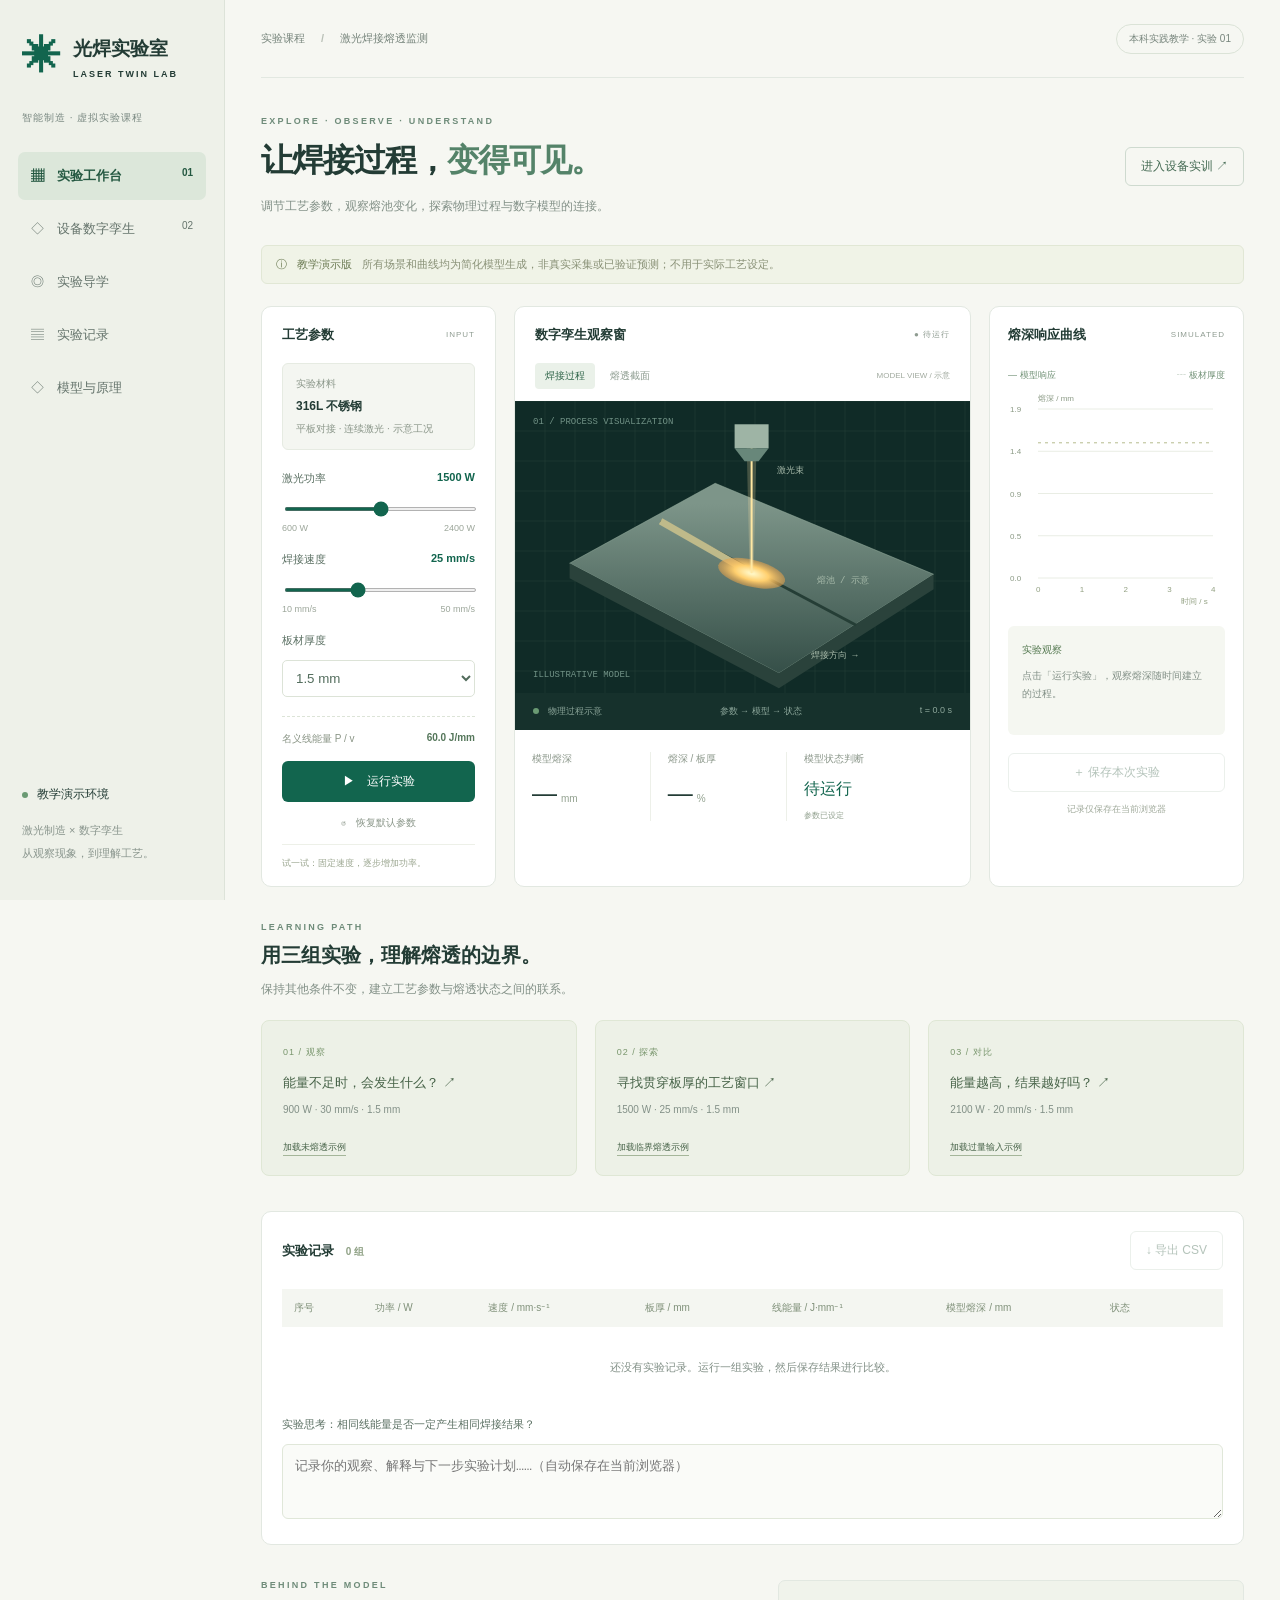
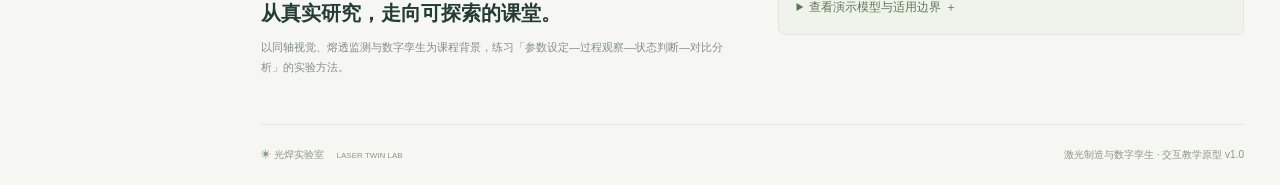
<file: index.html>
<!doctype html><html lang="zh-CN"><head><meta charset="utf-8"><meta name="viewport" content="width=device-width,initial-scale=1"><title>光焊实验室 | 激光制造 × 数字孪生</title><meta name="description" content="通过交互实验探索激光焊接工艺参数与熔透状态的关系。"><link rel="stylesheet" href="style.css"></head><body>
<aside><a class="brand" href="#"><span class="logo">✳</span><div>光焊实验室<small>LASER TWIN LAB</small></div></a><div class="course">智能制造 · 虚拟实验课程</div><nav><a href="#workspace" class="active">▦　实验工作台 <span>01</span></a><a href="twin/">◇　设备数字孪生 <span>02</span></a><a href="#guide">◎　实验导学</a><a href="#records">▤　实验记录</a><a href="#principle">◇　模型与原理</a></nav><div class="sidebottom"><span class="dot"></span> 教学演示环境<br><small>激光制造 × 数字孪生<br>从观察现象，到理解工艺。</small></div></aside>
<main><header><div>实验课程 <b>/</b> 激光焊接熔透监测</div><span class="pill">本科实践教学 · 实验 01</span></header><section class="intro"><div><div class="eyebrow">EXPLORE · OBSERVE · UNDERSTAND</div><h1>让焊接过程，<em>变得可见。</em></h1><p>调节工艺参数，观察熔池变化，探索物理过程与数字模型的连接。</p></div><a class="outline" href="twin/">进入设备实训 ↗</a></section>
<div class="notice"><span>ⓘ</span> 教学演示版 <i>所有场景和曲线均为简化模型生成，非真实采集或已验证预测；不用于实际工艺设定。</i></div>
<section id="workspace" class="workspace"><div class="card controls"><div class="heading"><h2>工艺参数</h2><span>INPUT</span></div><div class="material"><span>实验材料</span><strong>316L 不锈钢</strong><small>平板对接 · 连续激光 · 示意工况</small></div><label for="power">激光功率 <output id="powerValue"></output></label><input id="power" type="range" min="600" max="2400" step="50" value="1500"><div class="range"><span>600 W</span><span>2400 W</span></div><label for="speed">焊接速度 <output id="speedValue"></output></label><input id="speed" type="range" min="10" max="50" step="1" value="25"><div class="range"><span>10 mm/s</span><span>50 mm/s</span></div><label for="thickness">板材厚度</label><select id="thickness"><option value="1">1.0 mm</option><option value="1.5" selected>1.5 mm</option><option value="2">2.0 mm</option></select><div class="energy"><span>名义线能量 P / v</span><strong id="energy"></strong></div><button class="primary" id="run">▶　运行实验</button><button class="plain" id="reset">↺　恢复默认参数</button><div class="hint">试一试：固定速度，逐步增加功率。</div></div>
<div class="card visual"><div class="heading"><h2>数字孪生观察窗</h2><span id="live">● 待运行</span></div><div class="visualtabs"><button class="selected" data-mode="scene">焊接过程</button><button data-mode="section">熔透截面</button><span>MODEL VIEW / 示意</span></div><canvas id="scene" aria-label="激光焊接过程与截面示意图"></canvas><div class="scenefoot"><span><b class="dot"></b> 物理过程示意</span><span>参数 → 模型 → 状态</span><span id="time">t = 0.0 s</span></div><div class="metrics"><div><small>模型熔深</small><strong id="depth">—</strong><span>mm</span></div><div><small>熔深 / 板厚</small><strong id="ratio">—</strong><span>%</span></div><div><small>模型状态判断</small><strong class="status" id="state">待运行</strong><span id="statehint">运行后查看结果</span></div></div></div>
<div class="card signal"><div class="heading"><h2>熔深响应曲线</h2><span>SIMULATED</span></div><div class="legend"><span>— 模型响应</span><span>┄ 板材厚度</span></div><canvas id="chart" aria-label="模型熔深随时间的响应曲线"></canvas><div class="insight"><span>实验观察</span><p id="insight">点击「运行实验」，观察熔深随时间建立的过程。</p></div><button id="save" class="outline" disabled>＋ 保存本次实验</button><p class="localnote">记录仅保存在当前浏览器</p></div></section>
<section id="guide" class="guide"><div class="sectiontitle"><div class="eyebrow">LEARNING PATH</div><h2>用三组实验，理解熔透的边界。</h2><p>保持其他条件不变，建立工艺参数与熔透状态之间的联系。</p></div><div class="tasks"><button data-preset="0"><span>01 / 观察</span><h3>能量不足时，会发生什么？ ↗</h3><p>900 W · 30 mm/s · 1.5 mm</p><small>加载未熔透示例</small></button><button data-preset="1"><span>02 / 探索</span><h3>寻找贯穿板厚的工艺窗口 ↗</h3><p>1500 W · 25 mm/s · 1.5 mm</p><small>加载临界熔透示例</small></button><button data-preset="2"><span>03 / 对比</span><h3>能量越高，结果越好吗？ ↗</h3><p>2100 W · 20 mm/s · 1.5 mm</p><small>加载过量输入示例</small></button></div></section>
<section id="records" class="card records"><div class="heading"><h2>实验记录 <span id="count">0 组</span></h2><button id="export" class="outline">↓ 导出 CSV</button></div><div class="tablewrap"><table><thead><tr><th>序号</th><th>功率 / W</th><th>速度 / mm·s⁻¹</th><th>板厚 / mm</th><th>线能量 / J·mm⁻¹</th><th>模型熔深 / mm</th><th>状态</th><th></th></tr></thead><tbody id="rows"></tbody></table></div><p class="empty" id="empty">还没有实验记录。运行一组实验，然后保存结果进行比较。</p><label for="reflection">实验思考：相同线能量是否一定产生相同焊接结果？</label><textarea id="reflection" placeholder="记录你的观察、解释与下一步实验计划……（自动保存在当前浏览器）"></textarea></section>
<section id="principle" class="principle"><div><div class="eyebrow">BEHIND THE MODEL</div><h2>从真实研究，走向可探索的课堂。</h2><p>以同轴视觉、熔透监测与数字孪生为课程背景，练习「参数设定—过程观察—状态判断—对比分析」的实验方法。</p></div><details><summary>查看演示模型与适用边界 ＋</summary><p>名义线能量 E = P / v；演示稳态熔深 d = 0.025E（mm），响应 d(t) = d[1 − exp(−t/0.55)]。系数为界面教学设定，未经材料实验标定。</p><p>d/h &lt; 0.9：未熔透；0.9–1.1：临界熔透区；&gt; 1.1：过量输入示意。该划分仅用于教学互动，并非真实质量判据。显示的模型熔深可以超过板厚，用于表达能量余量。</p><p>当前为数字孪生教学原型，无设备连接、真实视觉图像或 GP 模型。接入实测数据并校准模型后，才能研究预测误差与虚实同步。真实焊接还受吸收率、焦点位置、光斑、材料与保护气等因素影响。</p></details></section><footer><span>✳ 光焊实验室 <small>LASER TWIN LAB</small></span><span>激光制造与数字孪生 · 交互教学原型 v1.0</span></footer></main><div id="toast" role="status"></div><script src="app.js"></script></body></html>
</file>
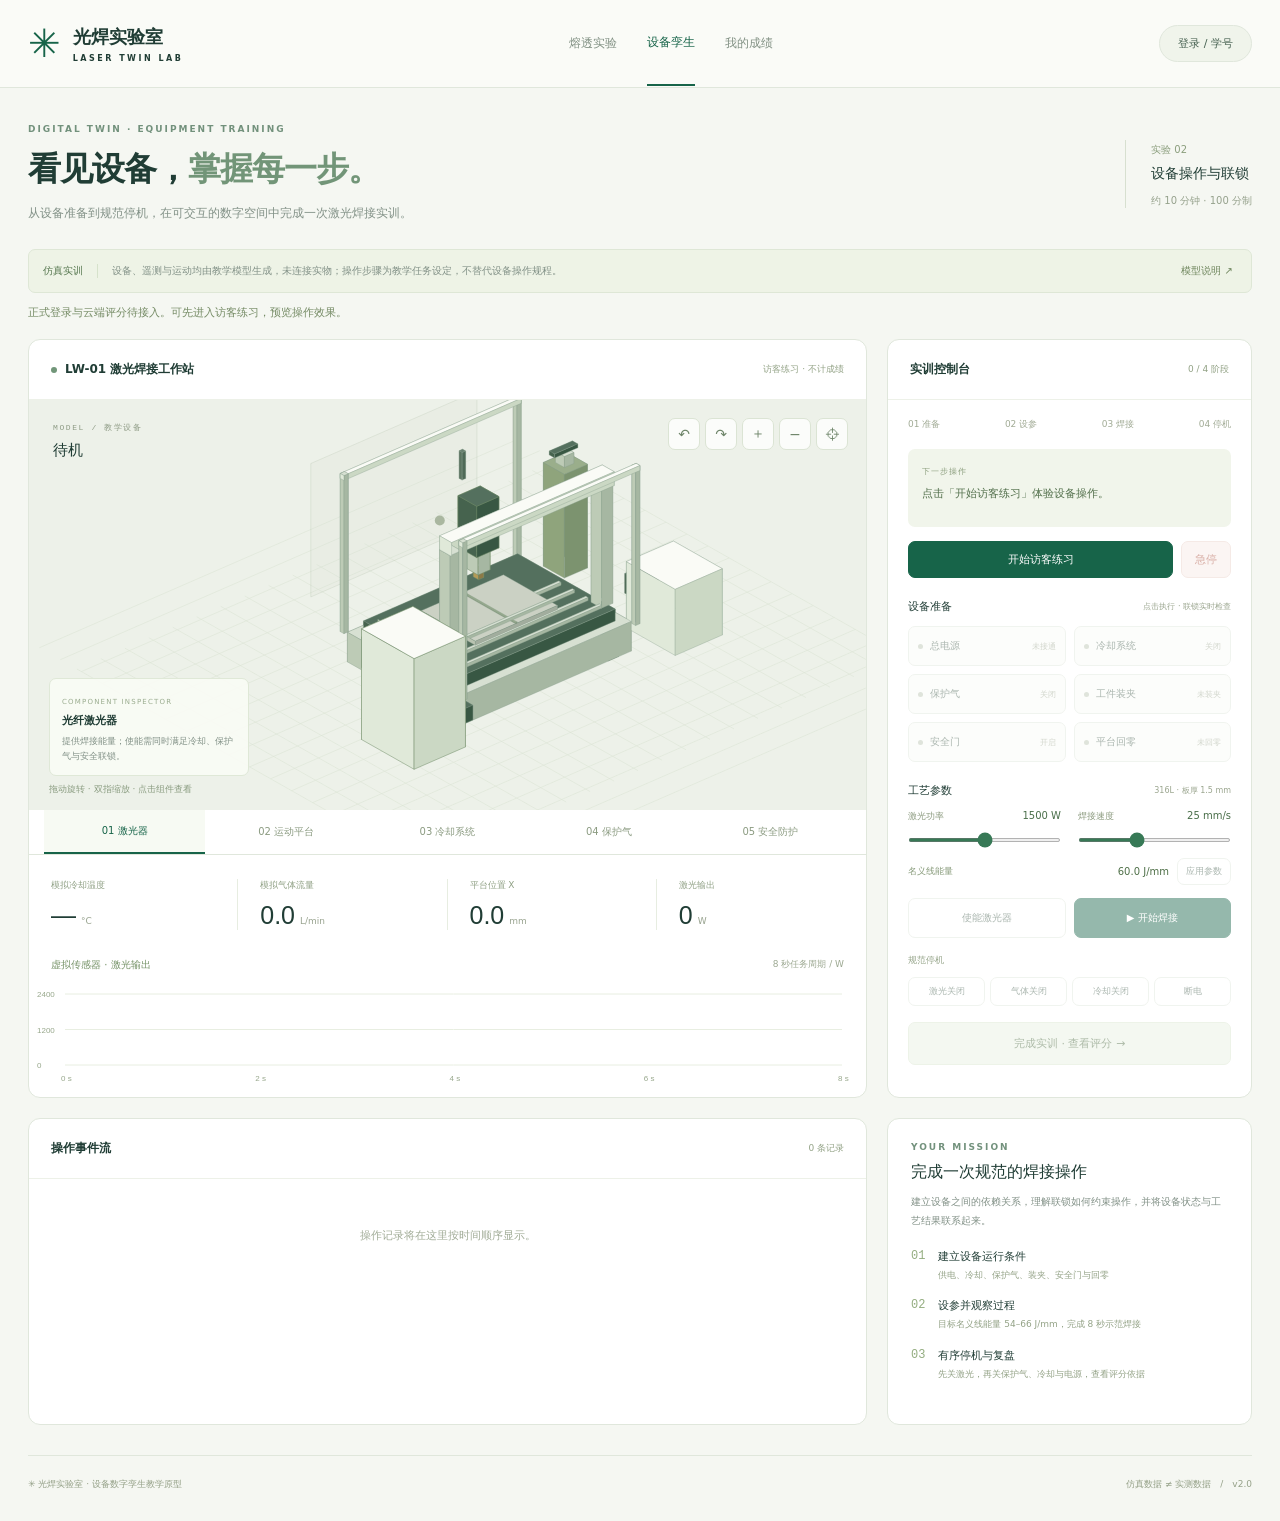
<file: twin/index.html>
<!doctype html><html lang="zh-CN"><head><meta charset="utf-8"><meta name="viewport" content="width=device-width,initial-scale=1,viewport-fit=cover"><meta name="theme-color" content="#f4f6f1"><title>设备数字孪生实训 · 光焊实验室</title><link rel="stylesheet" href="style.css"></head><body>
<header><a class="brand" href="../"><b>✳</b><span>光焊实验室<small>LASER TWIN LAB</small></span></a><nav><a href="../">熔透实验</a><a class="active" href="#">设备孪生</a><button id="historyBtn">我的成绩</button></nav><button id="loginBtn" class="account">登录 / 学号</button></header>
<main><section class="hero"><div><div class="eyebrow">DIGITAL TWIN · EQUIPMENT TRAINING</div><h1>看见设备，<em>掌握每一步。</em></h1><p>从设备准备到规范停机，在可交互的数字空间中完成一次激光焊接实训。</p></div><div class="coursemark"><span>实验 02</span><strong>设备操作与联锁</strong><small>约 10 分钟 · 100 分制</small></div></section>
<div class="notice"><span class="badge">仿真实训</span><p>设备、遥测与运动均由教学模型生成，未连接实物；操作步骤为教学任务设定，不替代设备操作规程。</p><button id="modelBtn">模型说明 ↗</button></div>
<div id="connection" class="connection">正式登录与云端评分待接入。可先进入访客练习，预览操作效果。</div>
<section class="workbench"><div class="scene-panel"><div class="panelhead"><div><span class="dot"></span><b>LW-01 激光焊接工作站</b></div><span id="modeLabel">访客预览</span></div><div class="scenearea"><canvas id="equipment" aria-label="可旋转的激光焊接设备三维示意图"></canvas><div class="scene-overlay"><span>MODEL / 教学设备</span><strong id="machineStatus">待机</strong></div><div class="viewtools"><button id="rotateLeft" aria-label="向左旋转">↶</button><button id="rotateRight" aria-label="向右旋转">↷</button><button id="zoomIn" aria-label="放大">＋</button><button id="zoomOut" aria-label="缩小">−</button><button id="viewReset" aria-label="重置视角">⌖</button></div><div class="viewhint">拖动旋转 · 双指缩放 · 点击组件查看</div><div class="part-card"><small>COMPONENT INSPECTOR</small><strong id="partTitle">激光焊接工作站</strong><p id="partDescription">点击下方组件名称，了解设备之间的协作关系。</p></div></div><div class="parts" id="parts"><button data-part="laser" class="selected">01 激光器</button><button data-part="platform">02 运动平台</button><button data-part="coolant">03 冷却系统</button><button data-part="gas">04 保护气</button><button data-part="door">05 安全防护</button></div><div class="telemetry"><div><span>模拟冷却温度</span><strong id="temp">—</strong><small>°C</small></div><div><span>模拟气体流量</span><strong id="flow">0.0</strong><small>L/min</small></div><div><span>平台位置 X</span><strong id="pos">0.0</strong><small>mm</small></div><div><span>激光输出</span><strong id="output">0</strong><small>W</small></div></div><div class="charthead"><b>虚拟传感器 · 激光输出</b><span>8 秒任务周期 / W</span></div><canvas id="signal" aria-label="模拟激光功率随时间曲线"></canvas></div>
<aside class="control-panel"><div class="panelhead"><b>实训控制台</b><span id="progressText">0 / 4 阶段</span></div><div class="stages"><span id="stage1">01 准备</span><span id="stage2">02 设参</span><span id="stage3">03 焊接</span><span id="stage4">04 停机</span></div><div class="instruction"><small>下一步操作</small><p id="next">点击「开始访客练习」体验设备操作。</p></div><div class="startrow"><button class="primary" id="startBtn">开始访客练习</button><button class="emergency" id="emergencyBtn" disabled>急停</button></div><div class="sectionlabel">设备准备 <small>点击执行 · 联锁实时检查</small></div><div class="switches"><button data-action="power"><i></i><span>总电源</span><small id="powerState">未接通</small></button><button data-action="coolant"><i></i><span>冷却系统</span><small id="coolantState">关闭</small></button><button data-action="gas"><i></i><span>保护气</span><small id="gasState">关闭</small></button><button data-action="clamp"><i></i><span>工件装夹</span><small id="clampState">未装夹</small></button><button data-action="door"><i></i><span>安全门</span><small id="doorState">开启</small></button><button data-action="home"><i></i><span>平台回零</span><small id="homeState">未回零</small></button></div><div class="sectionlabel">工艺参数 <small>316L · 板厚 1.5 mm</small></div><div class="params"><label>激光功率 <output id="pText">1500 W</output><input id="p" type="range" min="600" max="2400" step="50" value="1500"></label><label>焊接速度 <output id="vText">25 mm/s</output><input id="v" type="range" min="10" max="50" value="25"></label></div><div class="energy"><span>名义线能量</span><b id="energy">60.0 J/mm</b><button data-action="parameters">应用参数</button></div><div class="operation"><button data-action="laser">使能激光器</button><button data-action="weld" class="primary">▶ 开始焊接</button></div><button id="resetEmergency" hidden>解除急停</button><div class="shutdown"><span>规范停机</span><button data-action="laserOff">激光关闭</button><button data-action="gasOff">气体关闭</button><button data-action="coolantOff">冷却关闭</button><button data-action="powerOff">断电</button></div><button class="submit" id="submitBtn" disabled>完成实训 · 查看评分 →</button></aside></section>
<section class="lower"><div class="card"><div class="panelhead"><b>操作事件流</b><span id="eventCount">等待开始</span></div><div id="events" class="events"><div class="empty">操作记录将在这里按时间顺序显示。</div></div></div><div class="card goals"><div class="eyebrow">YOUR MISSION</div><h2>完成一次规范的焊接操作</h2><p>建立设备之间的依赖关系，理解联锁如何约束操作，并将设备状态与工艺结果联系起来。</p><div class="goal"><span>01</span><div><b>建立设备运行条件</b><small>供电、冷却、保护气、装夹、安全门与回零</small></div></div><div class="goal"><span>02</span><div><b>设参并观察过程</b><small>目标名义线能量 54–66 J/mm，完成 8 秒示范焊接</small></div></div><div class="goal"><span>03</span><div><b>有序停机与复盘</b><small>先关激光，再关保护气、冷却与电源，查看评分依据</small></div></div></div></section>
<footer><span>✳ 光焊实验室 · 设备数字孪生教学原型</span><span>仿真数据 ≠ 实测数据　/　v2.0</span></footer></main><div id="toast" role="status" aria-live="polite"></div>
<dialog id="loginDialog"><form id="loginForm"><div class="dialoghead"><div class="eyebrow">STUDENT ACCESS</div><button type="button" data-close="loginDialog" aria-label="关闭">×</button></div><h2>登录实训课堂</h2><p>使用教师分配的学号和密码，保存实训过程与成绩。</p><label>学号 / 教师账号<input id="studentId" autocomplete="username" maxlength="32" required placeholder="请输入学号"></label><label>密码<input id="password" type="password" autocomplete="current-password" minlength="8" required placeholder="请输入密码"></label><p id="loginMessage" role="status"></p><button class="primary" id="loginSubmit">登录并进入课堂</button><small class="muted">没有账号或忘记密码，请联系任课教师。</small></form></dialog>
<dialog id="scoreDialog"><div class="dialoghead"><div class="eyebrow" id="scoreType">PRACTICE REPORT</div><button data-close="scoreDialog" aria-label="关闭">×</button></div><h2 id="scoreTitle">实训反馈</h2><div class="scorehero"><strong id="scoreTotal">0</strong><span>/ 100</span><p id="scoreNote"></p></div><div id="breakdown"></div><p class="rubric">评分依据：准备 30、工艺参数 20、焊接执行 20、规范停机 20、操作规范 10。每次联锁拒绝扣操作规范 2 分，最低 0 分。</p><button class="primary" data-close="scoreDialog">返回实训</button></dialog>
<dialog id="historyDialog"><div class="dialoghead"><div class="eyebrow">MY LEARNING</div><button data-close="historyDialog" aria-label="关闭">×</button></div><h2>我的成绩</h2><p id="historyMessage"></p><div id="historyRows"></div><div class="dialogactions"><button id="changePasswordBtn">修改密码</button><button id="teacherBtn" hidden>教师成绩后台</button><button id="logoutBtn">退出登录</button></div></dialog>
<dialog id="passwordDialog"><form id="passwordForm"><div class="dialoghead"><h2>修改密码</h2><button type="button" data-close="passwordDialog" aria-label="关闭">×</button></div><label>新密码（至少 10 位）<input type="password" id="newPassword" autocomplete="new-password" minlength="10" required></label><label>再次输入<input type="password" id="confirmPassword" autocomplete="new-password" minlength="10" required></label><p id="passwordMessage"></p><button class="primary">保存新密码</button></form></dialog>
<dialog id="modelDialog"><div class="dialoghead"><div class="eyebrow">MODEL & BOUNDARIES</div><button data-close="modelDialog" aria-label="关闭">×</button></div><h2>这台“孪生设备”如何工作？</h2><p>本版提供设备几何示意、状态机、虚拟传感器与操作事件映射。拖动可旋转设备，点击组件可查看功能。它是数字孪生教学原型，尚未与真实设备双向同步。</p><p>模拟冷却温度、保护气流量、平台位置与激光功率根据当前状态生成，不是实测信号。教学目标线能量窗口为人为设定，不是 316L 工艺推荐。</p><p>正式模式由后台验证每次操作、维护状态并计算成绩；访客模式仅在浏览器内练习，得分不计入正式成绩。真实机床的启动、延时冷却、气体保护与安全要求应遵循厂家规程。</p></dialog>
<dialog id="teacherDialog"><div class="dialoghead"><h2>教师成绩后台</h2><button data-close="teacherDialog" aria-label="关闭">×</button></div><p>显示已提交记录；评分在服务器执行，学生无法直接改分。</p><button id="exportGrades">导出成绩 CSV</button><div id="teacherRows"></div><details><summary>创建学生账号</summary><form id="studentForm"><label>学号<input id="newStudentId" pattern="[A-Za-z0-9_-]{3,32}" required></label><label>姓名<input id="newStudentName" maxlength="40" required></label><label>班级<input id="newStudentClass" maxlength="40" required></label><label>初始密码<input id="newStudentPassword" type="password" minlength="10" autocomplete="new-password" required></label><button class="primary">创建账号</button><p id="provisionMessage"></p></form></details></dialog>
<script src="config.js"></script><script type="module" src="app.js"></script></body></html>
</file>
<file: style.css>
:root{--green:#12654e;--ink:#233c35;--muted:#7a8982;--border:#e2e8e1;--bg:#f6f7f2}*{box-sizing:border-box}html{scroll-behavior:smooth;scroll-padding-top:25px}body{margin:0;background:var(--bg);color:var(--ink);font:14px 'Segoe UI','PingFang SC','Microsoft YaHei',sans-serif}button,a,input,select{touch-action:manipulation}button{font:inherit;cursor:pointer}a{color:inherit;text-decoration:none}aside{width:225px;background:#eef1e9;position:fixed;inset:0 auto 0 0;border-right:1px solid #dde3d9;padding:35px 22px;display:flex;flex-direction:column}.brand{display:flex;gap:12px;align-items:center;font-size:19px;font-weight:700}.logo{font-size:39px;color:var(--green)}small{font-size:11px}.brand small{display:block;letter-spacing:2px;font-size:9px;margin-top:7px}.course{font-size:10px;color:var(--muted);margin:32px 0 22px;letter-spacing:1px}nav a{display:block;padding:15px 13px;margin:5px -4px;border-radius:7px;color:#65746c;font-size:13px}nav .active{background:#dce7da;color:#245841;font-weight:600}nav span{float:right;font-size:10px}.sidebottom{margin-top:auto;font-size:12px;line-height:2.1}.sidebottom small{display:block;color:#8a968e;margin-top:12px}.dot{display:inline-block;background:#6a9a73;width:6px;height:6px;border-radius:50%;margin-right:6px}main{margin-left:225px;padding:0 36px;max-width:1900px}header{height:78px;border-bottom:1px solid var(--border);display:flex;align-items:center;justify-content:space-between;font-size:11px;color:#78867d}header b{padding:0 13px;color:#b9c0b7}.pill{border:1px solid #dbe3d7;border-radius:20px;padding:7px 12px;font-size:10px}.intro{display:flex;align-items:center;justify-content:space-between;padding:38px 0 27px}.eyebrow{font-size:9px;letter-spacing:2.3px;color:#6e8b79;font-weight:600}h1{font-size:32px;letter-spacing:-1px;margin:13px 0}em{font-style:normal;color:#548369}p{line-height:1.8;color:#829087;font-size:12px}.intro p{margin-bottom:0}.outline{border:1px solid #cedacf;background:transparent;border-radius:6px;padding:10px 15px;font-size:12px;color:#456b54}.notice{border:1px solid #e1e7d5;background:#f0f3e7;border-radius:6px;padding:11px 14px;font-size:11px;color:#6c7b54;display:flex;gap:10px;margin-bottom:22px}.notice i{font-style:normal;color:#899177}.workspace{display:grid;grid-template-columns:235px minmax(300px,1fr) 255px;gap:18px}.card{background:#fff;border:1px solid var(--border);border-radius:10px;overflow:hidden}.heading{display:flex;align-items:center;justify-content:space-between;gap:10px;padding:19px 20px}.heading h2{font-size:13px;margin:0;font-weight:600}.heading>span{font-size:8px;letter-spacing:1px;color:#8f9c91}.controls{padding:0 20px}.controls .heading{padding-left:0;padding-right:0}.material{padding:13px;background:#f4f6f1;border:1px solid #e6ebe2;border-radius:6px;margin-bottom:21px}.material span,.material small{display:block;color:#8a9689;font-size:10px}.material strong{display:block;margin:7px 0;font-size:12px}label{display:block;font-size:11px;margin:19px 0 12px;color:#5c7164}output{float:right;color:var(--green);font-weight:600}input[type=range]{width:100%;accent-color:var(--green);height:4px;cursor:pointer}.range{display:flex;justify-content:space-between;font-size:9px;color:#9ca69a;margin:9px 0 18px}select{width:100%;border:1px solid #dce3d7;border-radius:5px;padding:9px;background:#fff;color:#526c5c}.energy{border-top:1px dashed #dce4d7;margin-top:19px;padding:15px 0;display:flex;justify-content:space-between;font-size:10px;color:#8a9586}.energy strong{color:#54765a}.primary{background:var(--green);color:white;border:0;border-radius:6px;padding:12px;width:100%;font-size:12px}.primary:hover{background:#0d4d3b}.plain{background:none;border:0;color:#8b978a;font-size:10px;width:100%;padding:14px}.hint{font-size:9px;color:#9ca791;border-top:1px solid #edf0e8;padding:12px 0 16px}.visualtabs{display:flex;align-items:center;padding:0 20px 12px;gap:5px}.visualtabs button{font-size:10px;border:0;background:transparent;color:#8b9b8e;padding:6px 10px;border-radius:4px}.visualtabs .selected{background:#eaf1e9;color:#2f6549}.visualtabs span{margin-left:auto;font-size:8px;color:#a1aa9f}#scene{width:100%;height:292px;display:block;background:#102b27}.scenefoot{background:#16312c;color:#8ca69a;font-size:9px;display:flex;justify-content:space-between;padding:12px 18px}.metrics{display:grid;grid-template-columns:1fr 1fr 1.35fr;padding:22px 0}.metrics>div{padding:0 17px;border-right:1px solid #edf0e9}.metrics>div:last-child{border:0}.metrics small{display:block;color:#8b978a;font-size:10px;margin-bottom:13px}.metrics strong{font-size:25px;font-weight:500}.metrics span{font-size:10px;margin-left:4px;color:#91a08e}.metrics .status{font-size:16px;color:var(--green);display:block;margin-bottom:5px}.metrics #statehint{font-size:8px;margin:0}.signal{padding:0 18px}.signal .heading{padding-left:0;padding-right:0}.legend{font-size:9px;color:#729277;display:flex;justify-content:space-between;margin:6px 0 10px}#chart{width:100%;height:213px}.insight{background:#f5f7f1;border-radius:6px;padding:14px;margin:18px 0}.insight span{font-size:10px;color:#557951}.insight p{font-size:10px;min-height:54px;margin-bottom:0}.signal .outline{width:100%}button:disabled{opacity:.4;cursor:default}.localnote{text-align:center;font-size:9px;color:#a0aa9b}.guide{padding:35px 0}.sectiontitle h2,.principle h2{font-size:20px;margin:10px 0}.sectiontitle p{margin:0}.tasks{display:grid;grid-template-columns:repeat(3,1fr);gap:18px;margin-top:20px}.tasks button{background:#edf1e7;border:1px solid #dfe7d5;border-radius:8px;text-align:left;padding:21px;color:#476348;transition:.2s}.tasks button:hover{background:#e1ebd9;transform:translateY(-2px)}.tasks span{font-size:9px;letter-spacing:1px;color:#79966d}.tasks h3{font-size:13px;font-weight:500;margin:15px 0 9px}.tasks p{font-size:10px;margin:0 0 18px}.tasks small{font-size:9px;border-bottom:1px solid #a5b69a;padding-bottom:3px}.records{padding:0 20px 22px}.records .heading{padding-left:0;padding-right:0}.records h2 span{font-size:10px;color:#8fa185;margin-left:8px}.tablewrap{overflow:auto}table{width:100%;border-collapse:collapse;text-align:left;white-space:nowrap;font-size:11px}th{background:#f4f6f1;padding:12px;color:#7f9079;font-size:10px;font-weight:400}td{padding:13px 12px;border-bottom:1px solid #edf1e9}td button{border:0;background:none;color:#8c9b86;font-size:10px}.empty{text-align:center;padding:20px;font-size:11px}textarea{width:100%;height:75px;border:1px solid #e0e7d9;border-radius:6px;padding:12px;background:#fafbf8;color:#425c41;font:12px inherit;resize:vertical}.principle{padding:35px 0;display:grid;grid-template-columns:1fr 1fr;gap:50px}.principle p{font-size:11px}details{border:1px solid var(--border);border-radius:7px;padding:18px;align-self:start;background:#f0f3eb}summary{font-size:12px;cursor:pointer;color:#5d7754}footer{border-top:1px solid var(--border);padding:23px 0;display:flex;justify-content:space-between;color:#8b9884;font-size:10px}footer small{font-size:8px;margin-left:10px}#toast{position:fixed;bottom:30px;left:50%;transform:translateX(-50%);background:#183e30;color:white;padding:12px 25px;border-radius:8px;opacity:0;pointer-events:none;transition:opacity .2s;font-size:12px}@media(min-width:1600px){#scene{height:340px}.workspace{grid-template-columns:260px 1fr 290px}#chart{height:260px}}@media(max-width:1200px){aside{width:180px;padding:28px 17px}main{margin-left:180px;padding:0 22px}.workspace{grid-template-columns:210px 1fr}.signal{grid-column:1/-1;display:grid;grid-template-columns:1fr 1fr;column-gap:25px}.signal .heading,.signal .legend{grid-column:1}.signal #chart{grid-column:1;grid-row:3/6;height:170px}.signal .insight{grid-column:2;grid-row:1/4}.signal .outline{grid-column:2}.signal .localnote{grid-column:2}.tasks h3{line-height:1.7}}@media(max-width:760px){aside{position:static;width:100%;padding:14px 20px;display:block}.brand{font-size:16px}.brand small{font-size:8px}.logo{font-size:28px}.course,.sidebottom{display:none}nav{display:flex;margin-top:12px;gap:4px;overflow:auto}nav a{white-space:nowrap;padding:9px;font-size:10px}nav span{display:none}main{margin:0;padding:0 16px}header{height:55px;font-size:9px}.pill{font-size:8px}.intro{padding:25px 0}h1{font-size:26px}.intro>.outline{display:none}.intro p{font-size:10px}.notice{font-size:9px;line-height:1.7}.notice i{flex:1}.workspace{grid-template-columns:1fr}.controls{padding-bottom:12px}.controls .material{margin-bottom:0}.visual{grid-row:1}.signal{display:block}.signal #chart{height:200px}.tasks{grid-template-columns:1fr;gap:10px}.tasks button{padding:16px}.tasks h3{margin:8px 0}.tasks p{margin-bottom:8px}.principle{grid-template-columns:1fr;gap:10px}footer{gap:15px;line-height:1.7}.visualtabs span{font-size:7px}#scene{height:260px}}
</file>
<file: twin/style.css>
:root{--ink:#203d35;--green:#176449;--light:#e8f0e5;--muted:#829187;--line:#e0e7dc;--paper:#f5f7f2}*{box-sizing:border-box}body{margin:0;background:var(--paper);color:var(--ink);font:14px system-ui,'Microsoft YaHei',sans-serif}button,input{font:inherit}button,a{-webkit-tap-highlight-color:transparent}button{cursor:pointer;border:1px solid var(--line);border-radius:7px;background:#fff;color:#476151;padding:10px 13px}button:hover{background:#eaf1e5}button:focus-visible,a:focus-visible{outline:3px solid #9bbb9b;outline-offset:3px}button:disabled{cursor:not-allowed;opacity:.45}a{color:inherit;text-decoration:none}header{height:88px;padding:0 max(28px,calc((100vw - 1400px)/2));border-bottom:1px solid var(--line);display:flex;align-items:center;justify-content:space-between;background:#fafbf7;gap:20px}.brand{display:flex;align-items:center;gap:12px;font-weight:600;font-size:18px}.brand>b{font-size:39px;color:var(--green)}.brand small{display:block;font-size:8px;letter-spacing:2.5px;margin-top:5px}nav{display:flex;align-items:center;gap:30px;font-size:12px;color:#829184}nav a{padding:33px 0}nav .active{border-bottom:2px solid var(--green);color:var(--green)}nav button{background:none;border:0;padding:0;color:inherit;font-size:12px}.account{border-radius:20px;font-size:11px;padding:10px 18px;background:#f0f4eb}main{max-width:1456px;margin:auto;padding:0 28px}.hero{padding:36px 0 25px;display:flex;justify-content:space-between;align-items:center}.eyebrow{font-size:9px;letter-spacing:2px;color:#72917c;font-weight:600}h1{font-size:33px;font-weight:600;letter-spacing:-1px;margin:13px 0 10px}em{font-style:normal;color:#729578}p{color:var(--muted);line-height:1.85;font-size:12px}.hero p{margin:0}.coursemark{border-left:1px solid #d7e0d0;padding:0 0 0 25px}.coursemark span{font-size:10px;color:#8b9e7d}.coursemark strong{display:block;font-size:14px;font-weight:500;margin:8px 0}.coursemark small{font-size:10px;color:#95a18c}.notice{border:1px solid #dee7d6;background:#eef3e6;padding:10px 14px;border-radius:7px;display:flex;align-items:center;gap:14px}.notice p{margin:0;font-size:10px;flex:1}.badge{font-size:10px;color:#55764e;border-right:1px solid #d6e2cb;padding-right:14px;white-space:nowrap}.notice button{border:0;background:none;font-size:10px;padding:4px;color:#6e855c;white-space:nowrap}.connection{font-size:11px;color:#758b65;padding:12px 0 19px}.workbench{display:grid;grid-template-columns:minmax(0,1fr) 365px;gap:20px}.scene-panel,.control-panel,.card{background:white;border:1px solid var(--line);border-radius:12px;overflow:hidden}.panelhead{height:60px;display:flex;align-items:center;justify-content:space-between;padding:0 22px;border-bottom:1px solid #edf1e8;font-size:12px;gap:10px}.panelhead>b,.panelhead b{font-weight:600}.panelhead>span{color:#91a184;font-size:9px}.dot{width:6px;height:6px;border-radius:50%;background:#719679;display:inline-block;margin-right:8px}.scenearea{position:relative;background:#edf1e9;height:410px}#equipment{width:100%;height:100%;display:block;touch-action:none;cursor:grab}.scene-overlay{position:absolute;top:22px;left:24px;pointer-events:none}.scene-overlay span{display:block;font:8px monospace;letter-spacing:1.6px;color:#8e9b85}.scene-overlay strong{display:block;font-size:15px;font-weight:500;margin-top:8px}.viewtools{position:absolute;top:18px;right:18px;display:flex;gap:5px}.viewtools button{width:32px;height:32px;min-width:32px;padding:0;background:#ffffffc9;color:#6d8468;border:1px solid #dbe4d4}.viewhint{position:absolute;bottom:14px;left:20px;font-size:9px;color:#8a9c80;pointer-events:none}.part-card{position:absolute;bottom:34px;left:20px;max-width:200px;background:#fafcf6e8;border:1px solid #dfe8d7;padding:12px;border-radius:7px;pointer-events:none}.part-card small{font-size:7px;letter-spacing:1.2px;color:#9aac8f}.part-card strong{font-size:11px;display:block;margin:6px 0}.part-card p{font-size:9px;margin:0;line-height:1.6}.parts{display:flex;gap:0;border-bottom:1px solid var(--line);padding:0 15px;overflow-x:auto;scrollbar-width:thin}.parts button{white-space:nowrap;flex:1;border:0;border-radius:0;padding:14px 8px;font-size:10px;color:#8b9b81;background:#fff}.parts button.selected{color:var(--green);border-bottom:2px solid var(--green);background:#f7faf3}.telemetry{display:grid;grid-template-columns:repeat(4,1fr);padding:24px 0 18px}.telemetry>div{border-right:1px solid #e7ede1;padding:0 22px}.telemetry>div:last-child{border:0}.telemetry span{display:block;font-size:9px;color:#8fa084;margin-bottom:9px}.telemetry strong{font:25px 'Segoe UI',sans-serif;font-weight:400}.telemetry small{font-size:9px;color:#98a38f;margin-left:5px}.charthead{padding:10px 22px;display:flex;justify-content:space-between;font-size:10px;color:#759267}.charthead b{font-weight:500}.charthead span{font-size:9px;color:#9ca891}#signal{width:100%;height:105px;display:block;margin-bottom:10px}.control-panel{padding:0 20px 20px}.control-panel .panelhead{margin:0 -20px}.stages{display:flex;justify-content:space-between;padding:18px 0;font-size:9px;color:#a0aa94}.stages .complete{color:#317251}.instruction{border-radius:7px;background:#f1f5eb;padding:12px 14px;min-height:78px}.instruction small{font-size:8px;letter-spacing:1px;color:#8d9f7f}.instruction p{font-size:11px;color:#526f4b;margin:7px 0 0}.startrow{display:flex;gap:8px;margin:14px 0}.primary{background:var(--green);border-color:var(--green);color:#fff}.primary:hover{background:#0f4d37}.startrow .primary{flex:1;font-size:11px}.emergency{background:#f8eae5;color:#a94d3b;border:1px solid #e9d1c8;font-size:11px}.sectionlabel{font-size:11px;display:flex;justify-content:space-between;align-items:center;margin:21px 0 12px}.sectionlabel small{color:#9aa58e;font-size:8px}.switches{display:grid;grid-template-columns:1fr 1fr;gap:8px}.switches button{display:flex;align-items:center;gap:7px;padding:12px 9px;font-size:10px;background:#fafbf7}.switches i{width:5px;height:5px;background:#b9c4b0;border-radius:50%}.switches small{margin-left:auto;font-size:8px;color:#9aa58e}.switches .on{border-color:#afc9aa;background:#edf5e8;color:#2d663f}.switches .on i{background:#549466}.params{display:grid;grid-template-columns:1fr 1fr;gap:17px}.params label{font-size:9px;color:#8b9a7e}.params output{float:right;color:#496e49;font-size:10px}input[type=range]{display:block;width:100%;height:4px;margin:15px 0 8px;accent-color:#377956}.energy{display:flex;align-items:center;gap:8px;margin:8px 0 13px;font-size:9px;color:#899c7c}.energy b{font-size:10px;font-weight:500;margin-left:auto;color:#4f7048}.energy button{padding:6px 8px;font-size:9px}.operation{display:grid;grid-template-columns:1fr 1fr;gap:8px}.operation button{font-size:10px;padding:12px 7px}.shutdown{display:flex;flex-wrap:wrap;gap:5px;margin:16px 0}.shutdown>span{width:100%;font-size:9px;color:#95a489;margin-bottom:5px}.shutdown button{font-size:9px;padding:7px 8px;flex:1;white-space:nowrap}.submit{width:100%;background:#e8f0e1;border-color:#d9e5ce;color:#4d6c42;font-size:11px;padding:13px}.lower{display:grid;grid-template-columns:minmax(0,1fr) 365px;gap:20px;margin:20px 0 30px}.events{height:245px;overflow:auto;padding:4px 22px}.event{display:grid;grid-template-columns:54px 1fr 35px;gap:8px;border-bottom:1px solid #edf0e7;padding:12px 0;font-size:10px;align-items:start}.event time{font:9px monospace;color:#9baa90}.event p{margin:4px 0 0;font-size:9px;color:#a7735e}.event small{font-size:8px;color:#6e9561}.event.bad small{color:#b0775f}.empty{font-size:11px;color:#a1ac97;padding:45px 0;text-align:center}.goals{padding:23px}.goals h2{font-size:16px;font-weight:500;margin:10px 0}.goals>p{font-size:10px;margin-bottom:19px}.goal{display:flex;gap:13px;margin:15px 0}.goal>span{font:12px monospace;color:#94ad80}.goal b{display:block;font-size:11px;font-weight:500}.goal small{display:block;font-size:9px;color:#93a286;line-height:1.7;margin-top:4px}footer{border-top:1px solid var(--line);padding:22px 0 30px;display:flex;justify-content:space-between;font-size:9px;color:#94a087}dialog{border:1px solid #dbe5d4;border-radius:15px;max-width:440px;width:calc(100% - 32px);padding:28px;color:var(--ink);box-shadow:0 20px 100px #203e3130;max-height:90dvh;overflow:auto}dialog::backdrop{background:#14372c70;backdrop-filter:blur(4px)}.dialoghead{display:flex;justify-content:space-between;align-items:center}.dialoghead button{border:0;background:none;font-size:24px;padding:0 3px;color:#94a287}.dialoghead h2{margin:0;font-size:18px}dialog h2{font-size:24px;font-weight:500;margin:14px 0}dialog label{display:block;font-size:11px;margin:20px 0 8px;color:#6a805b}dialog input{display:block;width:100%;margin-top:8px;padding:12px;border:1px solid #dbe4d1;border-radius:6px;color:#355a42;background:#fbfcf8}dialog .primary{width:100%;margin-top:12px}.muted{display:block;text-align:center;font-size:10px;color:#9aa58e;margin-top:17px}.scorehero{background:#f0f5e9;text-align:center;border-radius:12px;padding:20px;margin:20px 0}.scorehero strong{font:64px 'Segoe UI',sans-serif;color:var(--green);font-weight:300}.scorehero>span{color:#a2b095;font-size:13px}.scorehero p{font-size:10px;margin:5px 0}.scoreline{display:flex;justify-content:space-between;font-size:12px;margin:15px 0}.scoreline b{font-weight:500;color:var(--green)}.rubric{font-size:10px;background:#f7f9f3;padding:12px;border-radius:6px}.dialogactions{display:flex;gap:6px;flex-wrap:wrap}.dialogactions button{font-size:10px;margin-top:15px}.historyrow{border-bottom:1px solid var(--line);padding:15px 0;font-size:11px;display:flex;gap:10px;justify-content:space-between}.historyrow strong{color:var(--green)}#teacherDialog{max-width:760px}#teacherRows{max-height:380px;overflow:auto}details{margin-top:20px;font-size:12px}summary{cursor:pointer}#toast{position:fixed;bottom:30px;left:50%;transform:translateX(-50%);max-width:90vw;padding:13px 22px;background:#224b36;color:#fff;border-radius:8px;font-size:12px;opacity:0;pointer-events:none;z-index:99;transition:.15s}#resetEmergency{background:#fae8e0;border-color:#e4c8b9;color:#a45d40;width:100%;margin-top:10px}@media(min-width:1500px){.scenearea{height:460px}.workbench,.lower{grid-template-columns:minmax(0,1fr) 390px}}@media(max-width:1000px){.workbench,.lower{grid-template-columns:minmax(0,1fr) 330px}.scenearea{height:400px}.part-card{max-width:155px}.telemetry>div{padding:0 12px}.telemetry strong{font-size:20px}.viewtools{gap:2px}.viewtools button{width:28px;min-width:28px}h1{font-size:29px}header{padding:0 22px}nav{gap:18px}}@media(max-width:760px){header{height:74px;padding:0 16px;gap:8px}.brand{font-size:15px;gap:7px}.brand>b{font-size:31px}.brand small{font-size:6px;letter-spacing:1.8px}nav{gap:10px;font-size:10px}nav a{padding:27px 0}nav a:first-child{display:none}nav button{font-size:10px}.account{font-size:9px;padding:9px 11px;max-width:105px;white-space:nowrap;overflow:hidden;text-overflow:ellipsis}main{padding:0 14px}.hero{padding:26px 0 20px}.eyebrow{font-size:7px;letter-spacing:1.6px}h1{font-size:26px;letter-spacing:-1px}.hero p{font-size:10px;max-width:310px}.coursemark{display:none}.notice{gap:10px;padding:9px 11px;align-items:start}.badge{font-size:8px;padding-right:9px;margin-top:3px}.notice p{font-size:8px}.notice button{font-size:8px;max-width:48px;white-space:normal;line-height:1.6}.connection{font-size:9px;line-height:1.7;padding:10px 2px 14px}.workbench,.lower{grid-template-columns:1fr;gap:14px}.scenearea{height:355px}.panelhead{height:51px;padding:0 16px;font-size:11px}.panelhead>span{font-size:8px}.scene-overlay{left:16px;top:17px}.viewtools{right:12px;top:14px;max-width:140px;flex-wrap:wrap}.viewtools button{width:30px;height:30px;min-width:30px}.part-card{left:13px;bottom:31px;max-width:155px;padding:9px}.part-card p{font-size:8px}.parts{padding:0 4px}.parts button{font-size:9px;padding:14px 7px}.telemetry{padding:17px 0}.telemetry>div{padding:0 11px}.telemetry span{font-size:8px;margin-bottom:7px}.telemetry strong{font-size:21px}.telemetry small{font-size:7px;margin-left:2px}.charthead{padding:6px 15px;font-size:9px}#signal{height:80px}.control-panel{padding:0 16px 18px}.control-panel .panelhead{margin:0 -16px}.switches{grid-template-columns:repeat(3,1fr)}.switches button{flex-wrap:wrap;gap:6px;padding:12px 8px;min-height:60px}.switches small{width:100%;margin:0 0 0 11px}.sectionlabel{font-size:12px}.params label{font-size:11px}.params output{font-size:11px}input[type=range]{margin:19px 0;height:6px}.energy{font-size:10px}.energy button{padding:10px 12px;font-size:11px}.operation button,.startrow .primary,.emergency{padding:14px;font-size:12px}.shutdown button{padding:12px 6px;font-size:10px}.submit{padding:15px;font-size:12px}.lower{margin:14px 0 25px}.events{height:200px}.goals{padding:20px}footer{font-size:8px;gap:20px;line-height:1.7;padding-bottom:30px}dialog{padding:22px}.viewhint{font-size:8px;left:14px}.instruction p{font-size:12px}button{min-height:36px}}@media(prefers-reduced-motion:reduce){*{scroll-behavior:auto!important;transition:none!important}}
</file>
